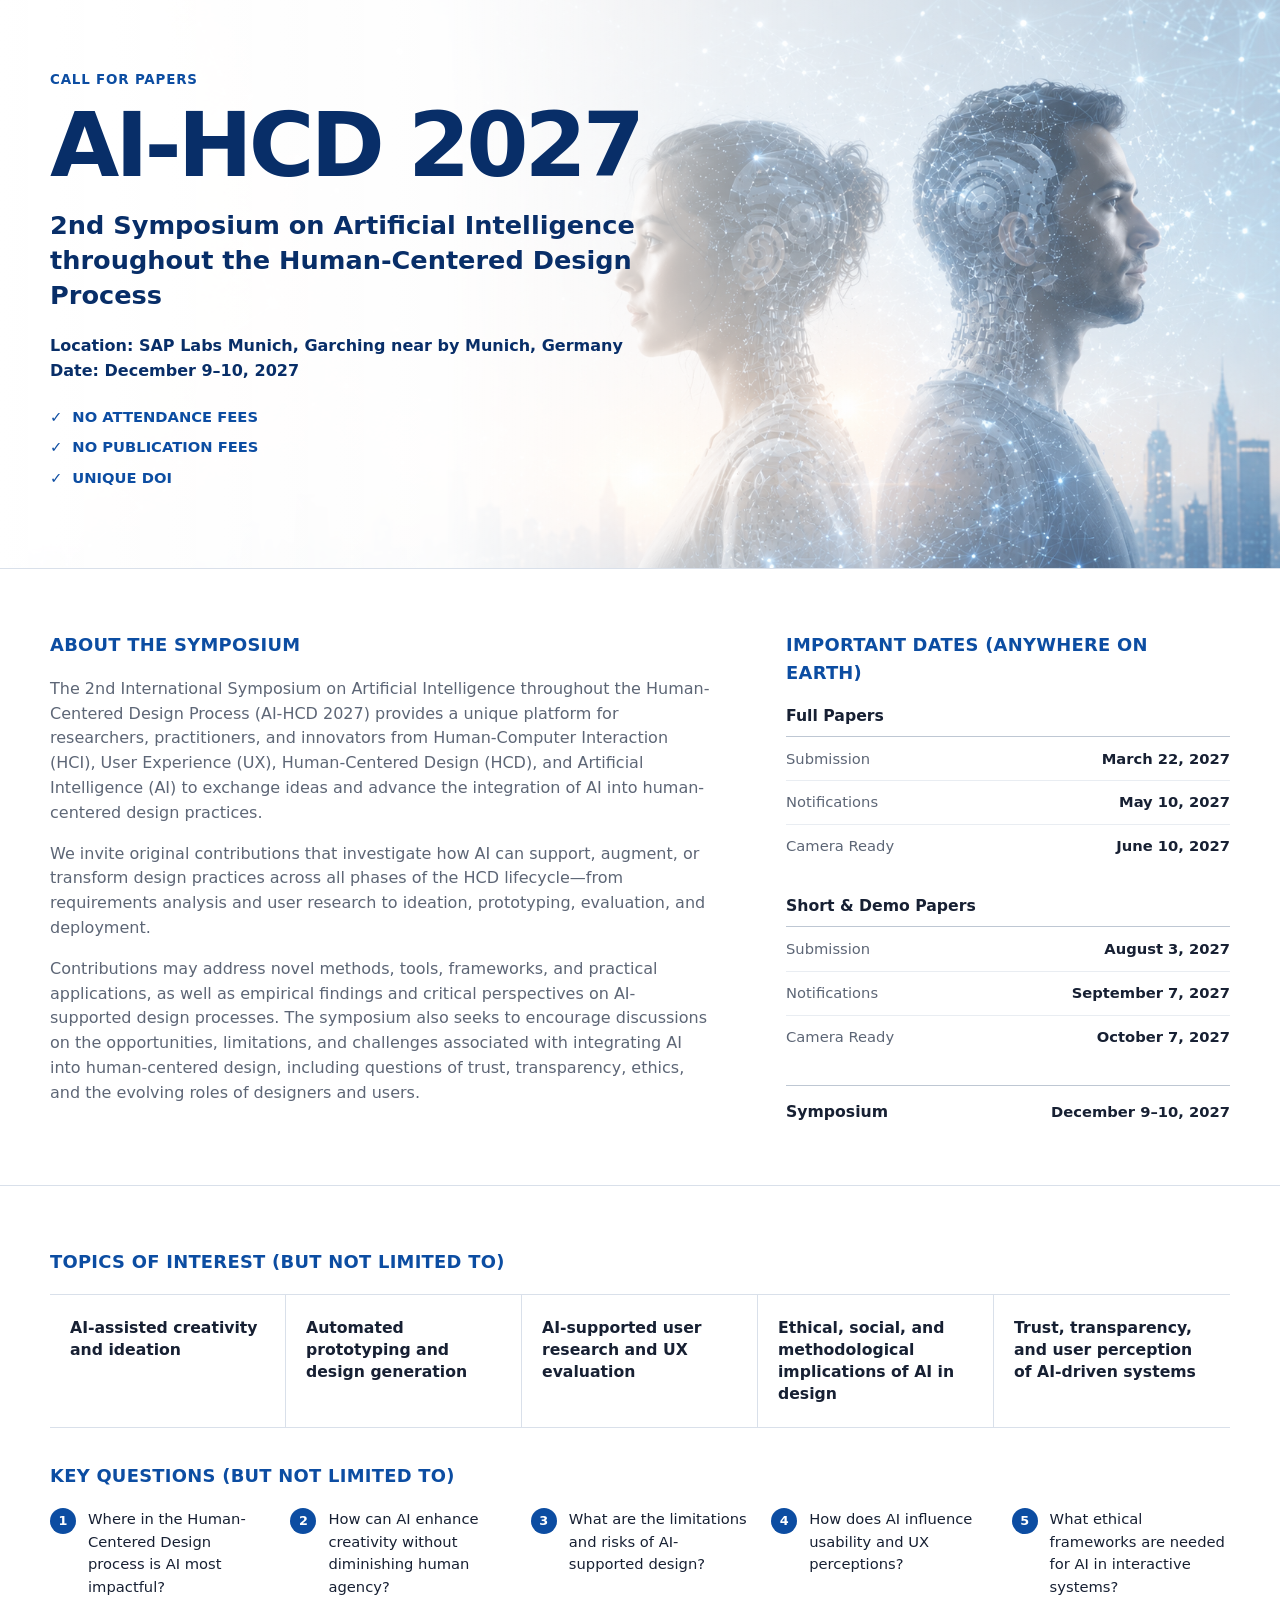
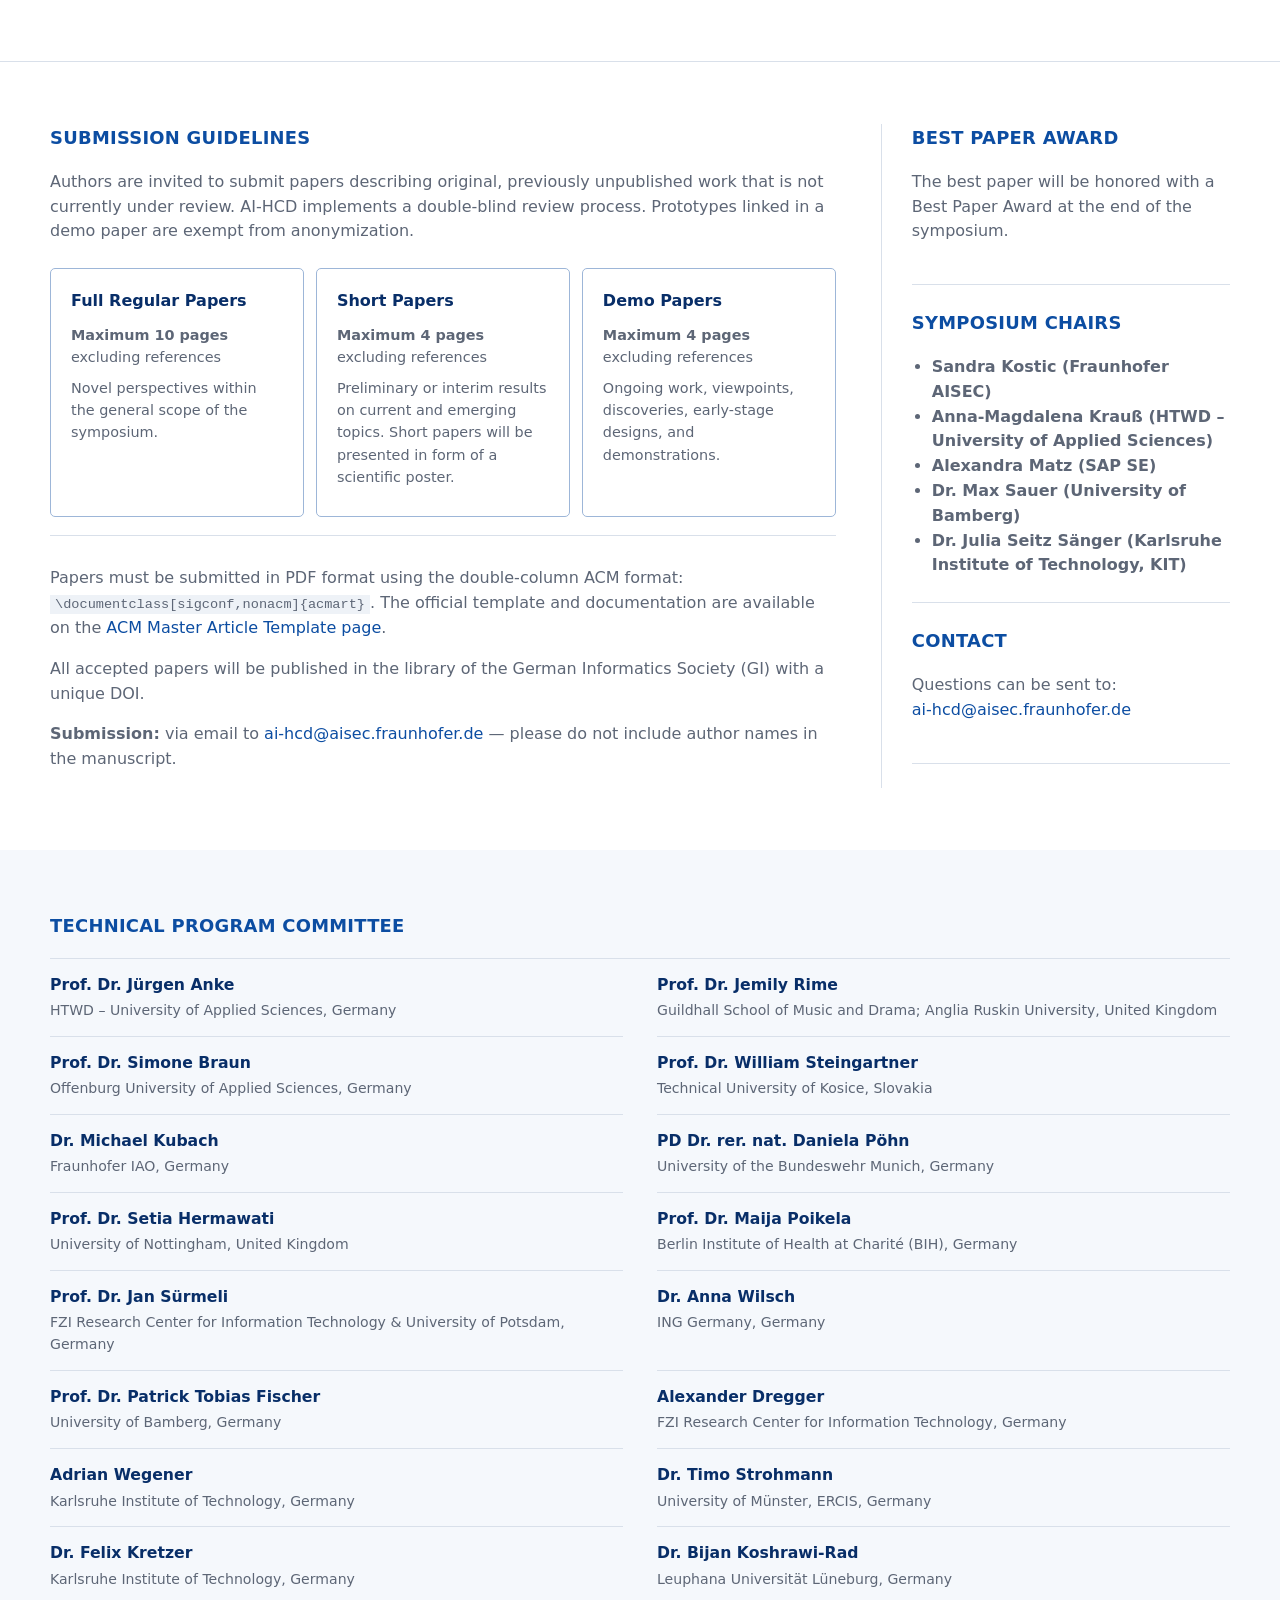
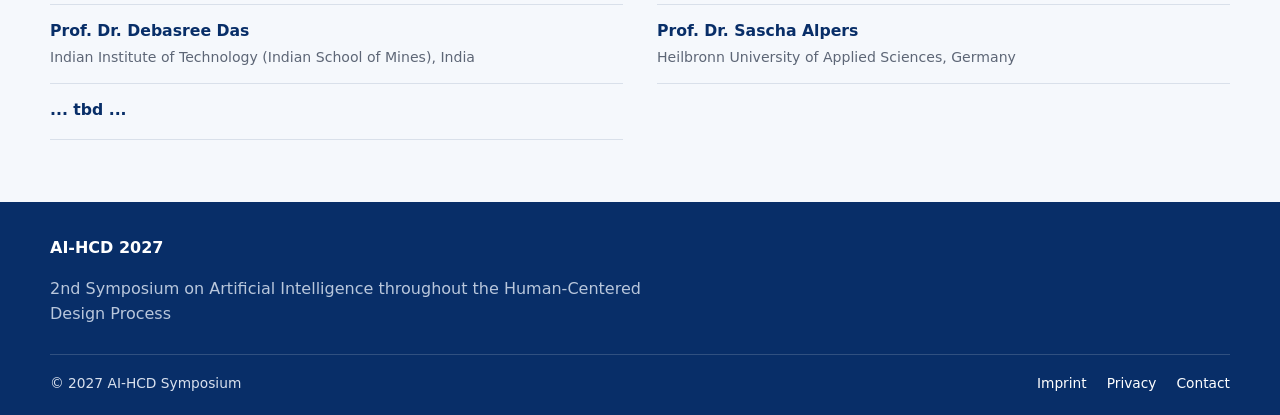
<file: index.html>
<!DOCTYPE html>
<html lang="en">
<head>
  <meta charset="UTF-8">
  <meta name="viewport" content="width=device-width, initial-scale=1.0">
  <meta name="description" content="Call for Papers for AI-HCD 2027, the 2nd Symposium on Artificial Intelligence throughout the Human-Centered Design Process.">
  <title>AI-HCD 2027 – Call for Papers</title>
  <link rel="stylesheet" href="style.css">
</head>
<body>
<main id="top">
    <section class="hero">
      <div class="container hero-content">
        <p class="eyebrow">Call for Papers</p>
        <h1>AI-HCD 2027</h1>
        <p class="hero-subtitle">
          2nd Symposium on Artificial Intelligence throughout the
          Human-Centered Design Process
        </p>

        <div class="hero-meta">
          Location: SAP Labs Munich, Garching near by Munich, Germany<br/>
          Date: December 9–10, 2027
        </div>

        <ul class="hero-points">
          <li>No attendance fees</li>
          <li>No publication fees</li>
          <li>Unique DOI</li>
        </ul>
      </div>
    </section>

    <section class="section intro-grid" id="about">
      <div class="container two-column">
        <div>
          <h2>About the Symposium</h2>
          <p>
            The 2nd International Symposium on Artificial Intelligence throughout the
            Human-Centered Design Process (AI-HCD 2027) provides a unique platform for
            researchers, practitioners, and innovators from Human-Computer Interaction
            (HCI), User Experience (UX), Human-Centered Design (HCD), and Artificial
            Intelligence (AI) to exchange ideas and advance the integration of AI into
            human-centered design practices.
          </p>
          <p>
           We invite original contributions that investigate how AI can support, augment, or transform design practices across all phases of the HCD lifecycle—from requirements analysis and user research to ideation, prototyping, evaluation, and deployment.
          </p>
          <p>
           Contributions may address novel methods, tools, frameworks, and practical applications, as well as empirical findings and critical perspectives on AI-supported design processes. The symposium also seeks to encourage discussions on the opportunities, limitations, and challenges associated with integrating AI into human-centered design, including questions of trust, transparency, ethics, and the evolving roles of designers and users.
          </p>
        </div>

       <aside id="dates" class="dates-panel" aria-labelledby="dates-heading">
          <h2 id="dates-heading">Important Dates (Anywhere on Earth)</h2>
          <div class="date-groups">
            <section class="date-group" aria-labelledby="full-paper-dates">
              <div class="date-group-header">
                <h3 id="full-paper-dates">Full Papers</h3>
              </div>
              <dl class="date-items">
                <div class="date-item">
                  <dt>Submission</dt>
                  <dd><time datetime="2027-03-22">March 22, 2027</time></dd>
                </div>
                <div class="date-item">
                  <dt>Notifications</dt>
                  <dd><time datetime="2027-05-10">May 10, 2027</time></dd>
                </div>
                <div class="date-item">
                  <dt>Camera Ready</dt>
                  <dd><time datetime="2027-06-10">June 10, 2027</time></dd>
                </div>
              </dl>
            </section>

            <section class="date-group date-group--short" aria-labelledby="short-paper-dates">
              <div class="date-group-header">
                <h3 id="short-paper-dates">Short &amp; Demo Papers</h3>
              </div>
              <dl class="date-items">
                <div class="date-item">
                  <dt>Submission</dt>
                  <dd><time datetime="2027-08-03">August 3, 2027</time></dd>
                </div>
                <div class="date-item">
                  <dt>Notifications</dt>
                  <dd><time datetime="2027-09-07">September 7, 2027</time></dd>
                </div>
                <div class="date-item">
                  <dt>Camera Ready</dt>
                  <dd><time datetime="2027-10-07">October 7, 2027</time></dd>
                </div>
              </dl>
            </section>

            <section class="date-group date-group--event" aria-labelledby="symposium-dates">
              <div class="date-group-header">
                <h3 id="symposium-dates">Symposium</h3>
              </div>
              <p class="symposium-date"><time datetime="2027-12-09">December 9–10, 2027</time></p>
            </section>
          </div>
        </aside>
      </div>
    </section>

    <section class="section ruled" id="topics">
      <div class="container">
        <h2>Topics of Interest (but not limited to)</h2>
        <div class="topic-grid">
          <article><h3>AI-assisted creativity and ideation</h3></article>
          <article><h3>Automated prototyping and design generation</h3></article>
          <article><h3>AI-supported user research and UX evaluation</h3></article>
          <article><h3>Ethical, social, and methodological implications of AI in design</h3></article>
          <article><h3>Trust, transparency, and user perception of AI-driven systems</h3></article>
        </div>

        <h2 class="space-top">Key Questions (but not limited to)</h2>
        <ol class="question-grid">
          <li>Where in the Human-Centered Design process is AI most impactful?</li>
          <li>How can AI enhance creativity without diminishing human agency?</li>
          <li>What are the limitations and risks of AI-supported design?</li>
          <li>How does AI influence usability and UX perceptions?</li>
          <li>What ethical frameworks are needed for AI in interactive systems?</li>
        </ol>
      </div>
    </section>

    <section class="section" id="submission">
      <div class="container submission-layout">
        <div>
          <h2>Submission Guidelines</h2>
          <p>
            Authors are invited to submit papers describing original, previously unpublished
            work that is not currently under review. AI-HCD implements a double-blind review process.
            Prototypes linked in a demo paper are exempt from anonymization.
          </p>

          <div class="paper-grid">
            <article>
              <h3>Full Regular Papers</h3>
              <p><strong>Maximum 10 pages</strong> excluding references</p>
              <p>Novel perspectives within the general scope of the symposium.</p>
            </article>
            <article>
              <h3>Short Papers</h3>
              <p><strong>Maximum 4 pages</strong> excluding references</p>
              <p>Preliminary or interim results on current and emerging topics. Short papers will be presented in form of a scientific poster.</p>
            </article>
            <article>
              <h3>Demo Papers</h3>
              <p><strong>Maximum 4 pages</strong> excluding references</p>
              <p>Ongoing work, viewpoints, discoveries, early-stage designs, and demonstrations.</p>
            </article>
          </div>
 
          <div class="publication-note">
            <p>
              Papers must be submitted in PDF format using the double-column ACM format:
              <code>\documentclass[sigconf,nonacm]{acmart}</code>.
              The official template and documentation are available on the
              <a href="https://www.acm.org/publications/proceedings-template"
                 target="_blank" rel="noopener noreferrer">ACM Master Article Template page</a>.
            </p>
            <p>
              All accepted papers will be published in the library of the German Informatics
              Society (GI) with a unique DOI.
            </p>
            <p>
              <strong>Submission:</strong>
              via email to <a href="mailto:ai-hcd@aisec.fraunhofer.de">ai-hcd@aisec.fraunhofer.de</a>
              — please do not include author names in the manuscript.
            </p>
          </div>
        </div>

        <aside class="sidebar">
          <section>
            <h2>Best Paper Award</h2>
            <p>The best paper will be honored with a Best Paper Award at the end of the symposium.</p>
          </section>

          <section>
            <h2>Symposium Chairs</h2>
            <b><ul>	          
			   <li>Sandra Kostic (Fraunhofer AISEC)</li>
			   <li>Anna-Magdalena Krauß (HTWD – University of Applied Sciences)</li>   
			   <li>Alexandra Matz (SAP SE)</li>
               <li>Dr. Max Sauer (University of Bamberg)</li>
			   <li>Dr. Julia Seitz Sänger (Karlsruhe Institute of Technology, KIT)</li>     
            </ul></b>
          </section>

          <section id="contact">
            <h2>Contact</h2>
            <p>
              Questions can be sent to: <br>
              <a href="mailto:ai-hcd@aisec.fraunhofer.de">ai-hcd@aisec.fraunhofer.de</a>
            </p>
          </section>
        </aside>
      </div>
    </section>

    <section class="section committee-section" id="committee">
      <div class="container">
        <h2>Technical Program Committee</h2>
        <ul class="committee-list">
          <li><strong>Prof. Dr. Jürgen Anke</strong><span>HTWD – University of Applied Sciences, Germany</span></li>
		  <li><strong>Prof. Dr. Jemily Rime</strong><span>Guildhall School of Music and Drama; Anglia Ruskin University, United Kingdom</span></li>
          <li><strong>Prof. Dr. Simone Braun</strong><span>Offenburg University of Applied Sciences, Germany</span></li>
		  <li><strong>Prof. Dr. William Steingartner</strong><span>Technical University of Kosice, Slovakia</span></li>
          <li><strong>Dr. Michael Kubach</strong><span>Fraunhofer IAO, Germany</span></li>
          <li><strong>PD Dr. rer. nat. Daniela Pöhn</strong><span>University of the Bundeswehr Munich, Germany</span></li>
		  <li><strong>Prof. Dr. Setia Hermawati</strong><span>University of Nottingham, United Kingdom</span></li>
          <li><strong>Prof. Dr. Maija Poikela</strong><span>Berlin Institute of Health at Charité (BIH), Germany</span></li>
          <li><strong>Prof. Dr. Jan Sürmeli</strong><span>FZI Research Center for Information Technology &amp; University of Potsdam, Germany</span></li>
          <li><strong>Dr. Anna Wilsch</strong><span>ING Germany, Germany</span></li>
          <li><strong>Prof. Dr. Patrick Tobias Fischer</strong><span>University of Bamberg, Germany</span></li>  
		  <li><strong>Alexander Dregger</strong><span>FZI Research Center for Information Technology, Germany</span></li> 
		  <li><strong>Adrian Wegener</strong><span>Karlsruhe Institute of Technology, Germany</span></li> 
		  <li><strong>Dr. Timo Strohmann</strong><span>University of Münster, ERCIS, Germany</span></li>  
		  <li><strong>Dr. Felix Kretzer</strong><span>Karlsruhe Institute of Technology, Germany</span></li>  
		  <li><strong>Dr. Bijan Koshrawi-Rad</strong><span>Leuphana Universität Lüneburg, Germany</span></li> 
		  <li><strong>Prof. Dr. Debasree Das</strong><span>Indian Institute of Technology (Indian School of Mines), India</span></li> 
		  <li><strong>Prof. Dr. Sascha Alpers</strong><span>Heilbronn University of Applied Sciences, Germany</span></li> 
		  <li><strong>... tbd ...</strong><span>   </span></li>
        </ul>
      </div>
    </section>
  </main>
 
  <footer class="site-footer">
    <div class="container footer-main">
      <div>
        <strong>AI-HCD 2027</strong>
        <p>2nd Symposium on Artificial Intelligence throughout the Human-Centered Design Process</p>
      </div>
      <div>
        <!--- <span>Germany, City: tbd</span>
        <span>December 9–10, 2027</span> --->
      </div>
    </div>
    <div class="container footer-bottom">
      <span>© 2027 AI-HCD Symposium</span>
      <div class="footer-links" aria-label="Legal navigation">
        <a href="imprint.html">Imprint</a>
        <a href="privacy.html">Privacy</a>
        <a href="#contact">Contact</a>
      </div>
    </div>
  </footer>
</body>
</html>
</file>
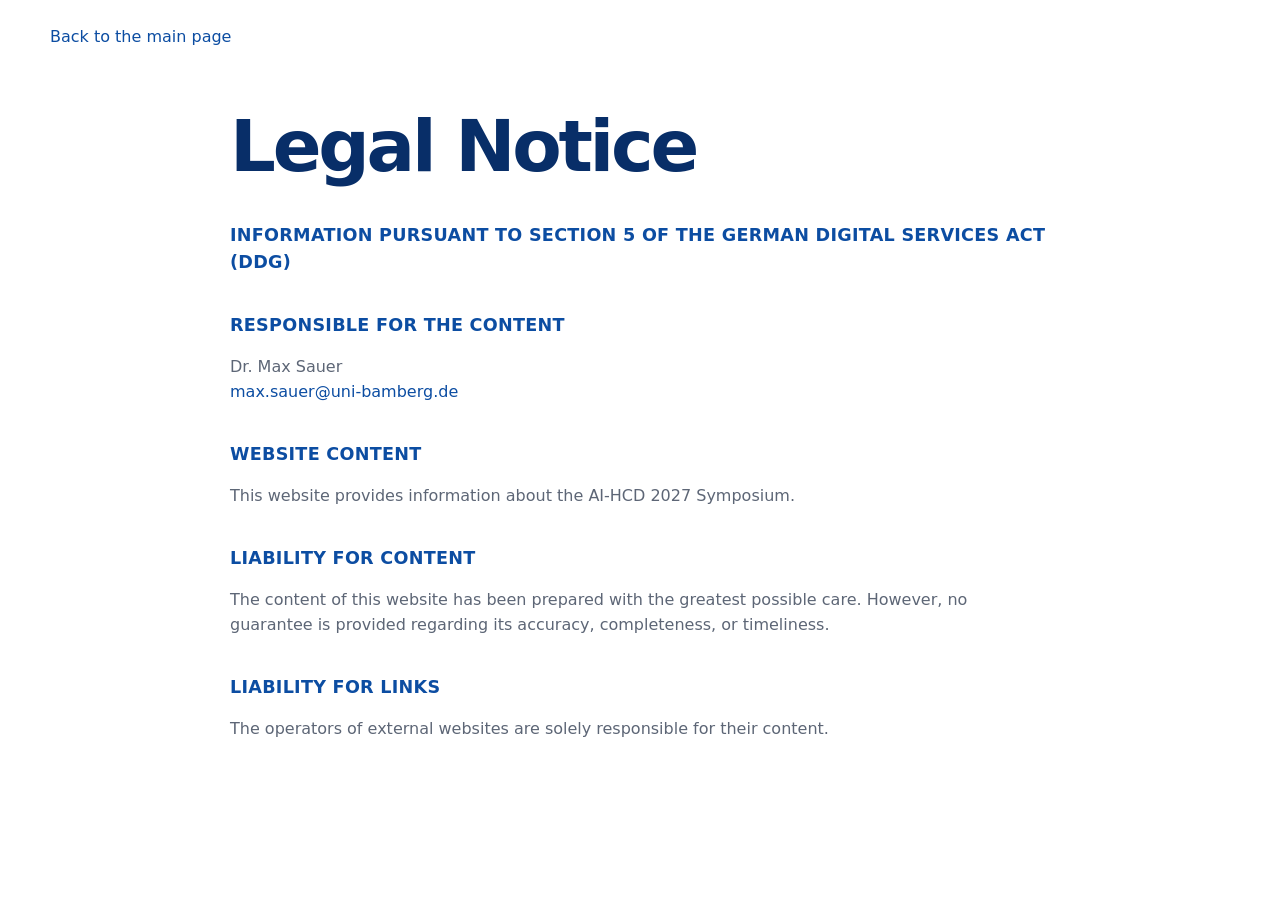
<file: imprint.html>
<!DOCTYPE html>

<html lang="en">
<head>
  <meta charset="UTF-8">
  <meta name="viewport" content="width=device-width, initial-scale=1.0">
  <title>Legal Notice – AI-HCD 2027</title>
  <link rel="stylesheet" href="style.css">
</head>
<body>
  <header class="site-header">
  <br>
    <div class="container header-inner">
      <nav><a href="index.html">Back to the main page</a></nav>
    </div>
  </header>
  <main>
    <div class="container legal-page">
      <h1>Legal Notice</h1>
      <h2>Information pursuant to Section 5 of the German Digital Services Act (DDG)</h2>
      <h2>Responsible for the Content</h2>
      <p>Dr. Max Sauer<br><a href="mailto:max.sauer@uni-bamberg.de">max.sauer@uni-bamberg.de</a></p>
      <h2>Website Content</h2>
      <p>This website provides information about the AI-HCD 2027 Symposium.</p>
      <h2>Liability for Content</h2>
      <p>The content of this website has been prepared with the greatest possible care. However, no guarantee is provided regarding its accuracy, completeness, or timeliness.</p>
      <h2>Liability for Links</h2>
      <p>The operators of external websites are solely responsible for their content.</p>
    </div>
  </main>
</body>
</html>
</file>
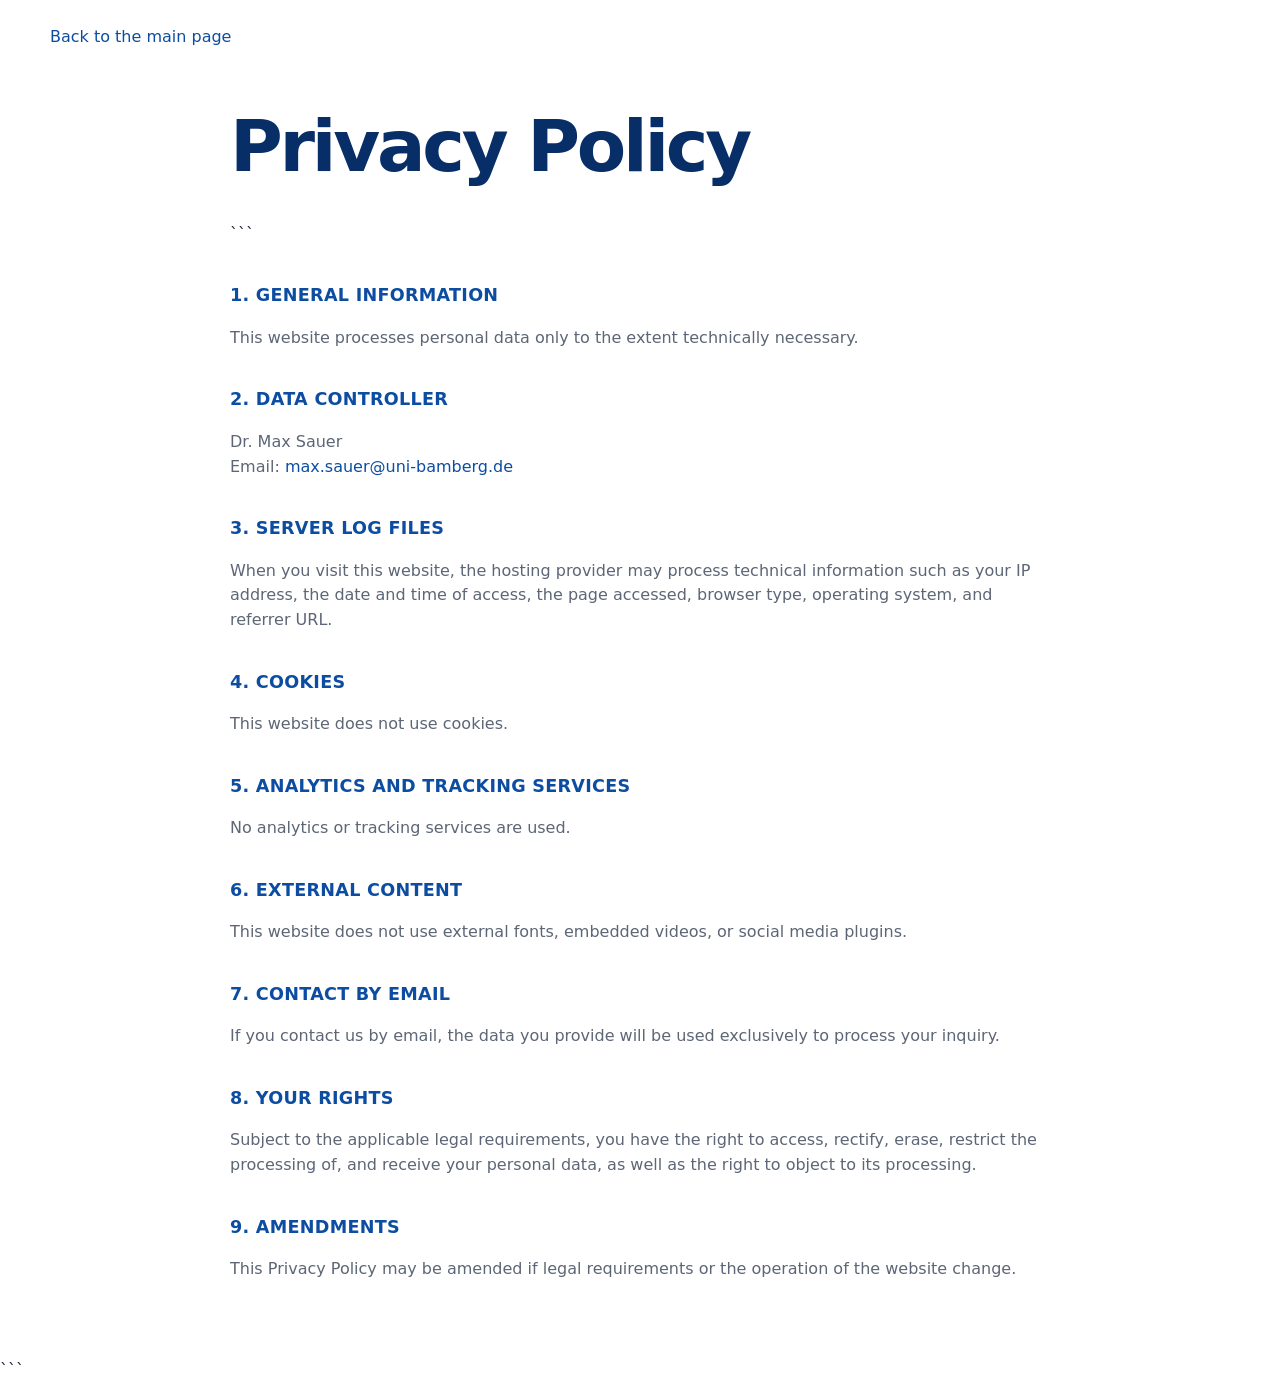
<file: privacy.html>
<!DOCTYPE html>

<html lang="en">
<head>
  <meta charset="UTF-8">
  <meta name="viewport" content="width=device-width, initial-scale=1.0">
  <title>Privacy Policy – AI-HCD 2027</title>
  <link rel="stylesheet" href="style.css">
</head>
<body>
  <header class="site-header">
  <br>
      <div class="container header-inner">
      <nav><a href="index.html">Back to the main page</a></nav>
    </div>
  </header>
  <main>
    <div class="container legal-page">
      <h1>Privacy Policy</h1>

```
  <h2>1. General Information</h2>
  <p>This website processes personal data only to the extent technically necessary.</p>

  <h2>2. Data Controller</h2>
  <p>
    Dr. Max Sauer<br>
    Email: <a href="mailto:max.sauer@uni-bamberg.de">max.sauer@uni-bamberg.de</a>
  </p>

  <h2>3. Server Log Files</h2>
  <p>When you visit this website, the hosting provider may process technical information such as your IP address, the date and time of access, the page accessed, browser type, operating system, and referrer URL.</p>

  <h2>4. Cookies</h2>
  <p>This website does not use cookies.</p>

  <h2>5. Analytics and Tracking Services</h2>
  <p>No analytics or tracking services are used.</p>

  <h2>6. External Content</h2>
  <p>This website does not use external fonts, embedded videos, or social media plugins.</p>

  <h2>7. Contact by Email</h2>
  <p>If you contact us by email, the data you provide will be used exclusively to process your inquiry.</p>

  <h2>8. Your Rights</h2>
  <p>Subject to the applicable legal requirements, you have the right to access, rectify, erase, restrict the processing of, and receive your personal data, as well as the right to object to its processing.</p>

  <h2>9. Amendments</h2>
  <p>This Privacy Policy may be amended if legal requirements or the operation of the website change.</p>
</div>
```

  </main>
</body>
</html>
</file>
<file: style.css>
:root {
  --blue: #0c4da2;
  --blue-dark: #082e68;
  --text: #172033;
  --muted: #5d6676;
  --line: #d9e0ea;
  --light: #f5f8fc;
  --max: 1180px;
}

* { box-sizing: border-box; }

html { scroll-behavior: smooth; }

body {
  margin: 0;
  color: var(--text);
  background: #fff;
  font-family: system-ui, -apple-system, BlinkMacSystemFont, "Segoe UI", Roboto, Helvetica, Arial, sans-serif;
  line-height: 1.55;
}

a { color: var(--blue); text-decoration: none; }
a:hover { text-decoration: underline; }

.container {
  width: min(calc(100% - 40px), var(--max));
  margin: 0 auto;
}

.hero {
  position: relative;
  min-height: 430px;
  display: flex;
  align-items: center;
  overflow: hidden;
  background:
    linear-gradient(90deg,
      rgba(255,255,255,.98) 0%,
      rgba(255,255,255,.95) 35%,
      rgba(255,255,255,.55) 57%,
      rgba(255,255,255,.08) 100%),
    url("assets/images/hero-ai-hcd.jpg") 78% 18% / cover no-repeat;
  border-bottom: 1px solid var(--line);
}

.hero-content {
  position: relative;
  z-index: 2;
  padding: 70px 0;
}

.eyebrow {
  margin: 0 0 10px;
  color: var(--blue);
  font-weight: 800;
  text-transform: uppercase;
  letter-spacing: .06em;
  font-size: .84rem;
}

h1 {
  margin: 0;
  color: var(--blue-dark);
  font-size: clamp(3.5rem, 7vw, 6rem);
  line-height: 1;
  letter-spacing: -.045em;
}

.hero-subtitle {
  max-width: 600px;
  margin: 18px 0 22px;
  color: var(--blue-dark);
  font-size: clamp(1.2rem, 2vw, 1.75rem);
  font-weight: 600;
  line-height: 1.35;
}

.hero-meta {
  display: flex;
  flex-wrap: wrap;
  gap: 16px 30px;
  margin-bottom: 22px;
  color: var(--blue-dark);
  font-weight: 600;
}

.hero-points {
  margin: 0;
  padding: 0;
  list-style: none;
  color: var(--blue);
  font-size: .92rem;
  font-weight: 750;
  text-transform: uppercase;
}

.hero-points li { margin: 8px 0; }
.hero-points li::before { content: "✓"; margin-right: 10px; }

.section { padding: 62px 0; }
.ruled { border-top: 1px solid var(--line); border-bottom: 1px solid var(--line); }

.two-column {
  display: grid;
  grid-template-columns: 1.2fr .8fr;
  gap: 70px;
}

h2 {
  margin: 0 0 18px;
  color: var(--blue);
  font-size: 1.12rem;
  text-transform: uppercase;
  letter-spacing: .015em;
}

p { color: var(--muted); }

/* Important Dates — quiet editorial layout without cards or accent fills */
.dates-panel { min-width: 0; }

.date-groups {
  display: grid;
  gap: 27px;
}

.date-group {
  min-width: 0;
  padding: 0;
  border: 0;
  border-radius: 0;
  background: transparent;
  box-shadow: none;
}

.date-group-header {
  padding-bottom: 9px;
  margin-bottom: 1px;
  border-bottom: 1px solid #bec7d3;
}

.date-group h3 {
  margin: 0;
  color: var(--text);
  font-size: .98rem;
  font-weight: 700;
  letter-spacing: 0;
  line-height: 1.4;
}

.date-items { margin: 0; }

.date-item {
  display: grid;
  grid-template-columns: minmax(0, 1fr) auto;
  align-items: baseline;
  gap: 14px;
  padding: 10px 0;
  border-bottom: 1px solid #e9edf2;
}

.date-item:last-child { border-bottom: 0; }

.date-item dt {
  color: var(--muted);
  font-size: .92rem;
}

.date-item dd {
  margin: 0;
  color: var(--text);
  font-size: .92rem;
  font-weight: 650;
  font-variant-numeric: tabular-nums;
  text-align: right;
  white-space: nowrap;
}

/* The event sits as a single, unobtrusive final row. */
.date-group--event {
  display: grid;
  grid-template-columns: minmax(0, 1fr) auto;
  align-items: baseline;
  gap: 14px;
  padding-top: 15px;
  border-top: 1px solid #bec7d3;
}

.date-group--event .date-group-header {
  padding: 0;
  margin: 0;
  border: 0;
}

.symposium-date {
  margin: 0;
  color: var(--text);
  font-size: .92rem;
  font-weight: 700;
  line-height: 1.5;
  font-variant-numeric: tabular-nums;
  text-align: right;
  white-space: nowrap;
}

.topic-grid {
  display: grid;
  grid-template-columns: repeat(5, 1fr);
  border-top: 1px solid var(--line);
  border-bottom: 1px solid var(--line);
}

.topic-grid article {
  padding: 22px 20px;
  border-right: 1px solid var(--line);
}

.topic-grid article:last-child { border-right: 0; }

.topic-grid h3 {
  margin: 0;
  color: var(--text);
  font-size: .98rem;
  line-height: 1.4;
}

.space-top { margin-top: 34px; }

.question-grid {
  display: grid;
  grid-template-columns: repeat(5, 1fr);
  gap: 22px;
  counter-reset: questions;
  margin: 0;
  padding: 0;
  list-style: none;
}

.question-grid li {
  position: relative;
  padding-left: 38px;
  color: var(--text);
  font-size: .92rem;
}

.question-grid li::before {
  counter-increment: questions;
  content: counter(questions);
  position: absolute;
  left: 0;
  top: 0;
  width: 26px;
  height: 26px;
  display: grid;
  place-items: center;
  border-radius: 50%;
  color: white;
  background: var(--blue);
  font-size: .8rem;
  font-weight: 800;
}

.submission-layout {
  display: grid;
  grid-template-columns: minmax(0, 1.8fr) minmax(260px, .8fr);
  gap: 45px;
}

.paper-grid {
  display: grid;
  grid-template-columns: repeat(3, 1fr);
  gap: 12px;
  margin-top: 24px;
}

.paper-grid article {
  padding: 20px;
  border: 1px solid #9db6d8;
  border-radius: 5px;
}

.paper-grid h3 {
  margin: 0 0 10px;
  color: var(--blue-dark);
  font-size: 1rem;
}

.paper-grid p { margin: 8px 0; font-size: .9rem; }

.publication-note {
  margin-top: 18px;
  padding-top: 14px;
  border-top: 1px solid var(--line);
}

code {
  padding: 2px 5px;
  background: #eef2f7;
  font-size: .85rem;
}

.sidebar {
  padding-left: 30px;
  border-left: 1px solid var(--line);
}

.sidebar section {
  padding-bottom: 24px;
  margin-bottom: 24px;
  border-bottom: 1px solid var(--line);
}

.sidebar ul {
  margin: 0;
  padding-left: 20px;
  color: var(--muted);
}

.committee-section { background: var(--light); }

.committee-list {
  display: grid;
  grid-template-columns: repeat(2, minmax(0, 1fr));
  gap: 0 34px;
  margin: 0;
  padding: 0;
  list-style: none;
  border-top: 1px solid var(--line);
}

.committee-list li {
  padding: 14px 0;
  border-bottom: 1px solid var(--line);
}

.committee-list strong,
.committee-list span {
  display: block;
}

.committee-list strong {
  color: var(--blue-dark);
  font-size: .98rem;
}

.committee-list span {
  margin-top: 3px;
  color: var(--muted);
  font-size: .88rem;
}
.site-footer {
  color: #d9e1ee;
  background: var(--blue-dark);
}

.footer-main,
.footer-bottom {
  display: flex;
  justify-content: space-between;
  gap: 30px;
}

.footer-main {
  padding-top: 34px;
  padding-bottom: 28px;
}

.footer-main strong { color: #fff; }
.footer-main p { max-width: 620px; color: #b9c7dc; margin-bottom: 0; }
.footer-main > div:last-child { display: flex; flex-direction: column; text-align: right; }

.footer-bottom {
  padding-top: 18px;
  padding-bottom: 20px;
  border-top: 1px solid rgba(255,255,255,.16);
  font-size: .86rem;
}

.footer-links {
  display: flex;
  flex-wrap: wrap;
  gap: 20px;
}

.footer-bottom a { color: #fff; }

.legal-page {
  max-width: 820px;
  padding: 60px 0;
}

.legal-page h1 {
  margin-bottom: 40px;
  font-size: clamp(2.7rem, 6vw, 4.5rem);
}

.legal-page h2 {
  margin-top: 36px;
  margin-bottom: 10px;
  font-size: 1.1rem;
}

/* Responsive layout */
@media (max-width: 980px) {
  .two-column,
  .submission-layout {
    grid-template-columns: 1fr;
    gap: 42px;
  }

  .topic-grid,
  .question-grid {
    grid-template-columns: repeat(2, minmax(0, 1fr));
  }

  .topic-grid article {
    border-bottom: 1px solid var(--line);
  }

  .paper-grid {
    grid-template-columns: 1fr;
  }

  .sidebar {
    padding-left: 0;
    border-left: 0;
  }

  .committee-list {
    grid-template-columns: 1fr;
  }
}

@media (max-width: 680px) {
  body {
    overflow-x: hidden;
  }

  .container {
    width: calc(100% - 28px);
  }

  .hero {
    min-height: 610px;
    align-items: flex-start;
    background:
      linear-gradient(
        180deg,
        rgba(255,255,255,.99) 0%,
        rgba(255,255,255,.95) 48%,
        rgba(255,255,255,.48) 72%,
        rgba(255,255,255,.18) 100%
      ),
      url("assets/images/hero-ai-hcd.jpg") 72% 12% / cover no-repeat;
  }

  .hero-content {
    padding: 46px 0 260px;
  }

  h1 {
    font-size: clamp(2.9rem, 15vw, 4.6rem);
    line-height: .98;
  }

  .hero-subtitle {
    max-width: 100%;
    font-size: 1.12rem;
  }

  .hero-meta {
    flex-direction: column;
    gap: 6px;
  }

  .hero-points {
    font-size: .8rem;
  }

  .section {
    padding: 46px 0;
  }

  .two-column,
  .submission-layout {
    gap: 34px;
  }

  .topic-grid,
  .question-grid,
  .paper-grid {
    grid-template-columns: 1fr;
  }

  .topic-grid {
    border-bottom: 0;
  }

  .topic-grid article {
    padding: 18px 0;
    border-right: 0;
    border-bottom: 1px solid var(--line);
  }

  .question-grid {
    gap: 20px;
  }


  .paper-grid article {
    padding: 18px;
  }

  .publication-note,
  .sidebar {
    overflow-wrap: anywhere;
  }

  code {
    white-space: normal;
    overflow-wrap: anywhere;
  }

  .committee-list li {
    padding: 13px 0;
  }

  .committee-list strong {
    font-size: .95rem;
  }

  .committee-list span {
    font-size: .84rem;
  }

  .footer-main,
  .footer-bottom {
    flex-direction: column;
    gap: 18px;
  }

  .footer-main > div:last-child {
    text-align: left;
  }

  .footer-links {
    gap: 12px 18px;
  }

  .legal-page {
    padding: 42px 0;
  }

  .legal-page h1 {
    font-size: clamp(2.5rem, 14vw, 4rem);
  }
}

@media (max-width: 420px) {
  .container {
    width: calc(100% - 22px);
  }

  .hero {
    min-height: 570px;
    background-position: 74% 10%;
  }

  .hero-content {
    padding: 38px 0 235px;
  }

  h1 {
    font-size: 2.75rem;
  }

  .hero-subtitle {
    font-size: 1.02rem;
  }

  .hero-points li {
    margin: 6px 0;
  }

  .section {
    padding: 40px 0;
  }

  .date-item { gap: 8px; }

  .date-item dt,
  .date-item dd { font-size: .87rem; }

  .date-group--event { gap: 8px; }
  .symposium-date { font-size: .87rem; }

  .footer-bottom {
    font-size: .82rem;
  }
}

@media (max-width: 350px) {
  .date-item,
  .date-group--event {
    grid-template-columns: 1fr;
    gap: 2px;
  }
  .date-item dd,
  .symposium-date { text-align: left; }
}
</file>
